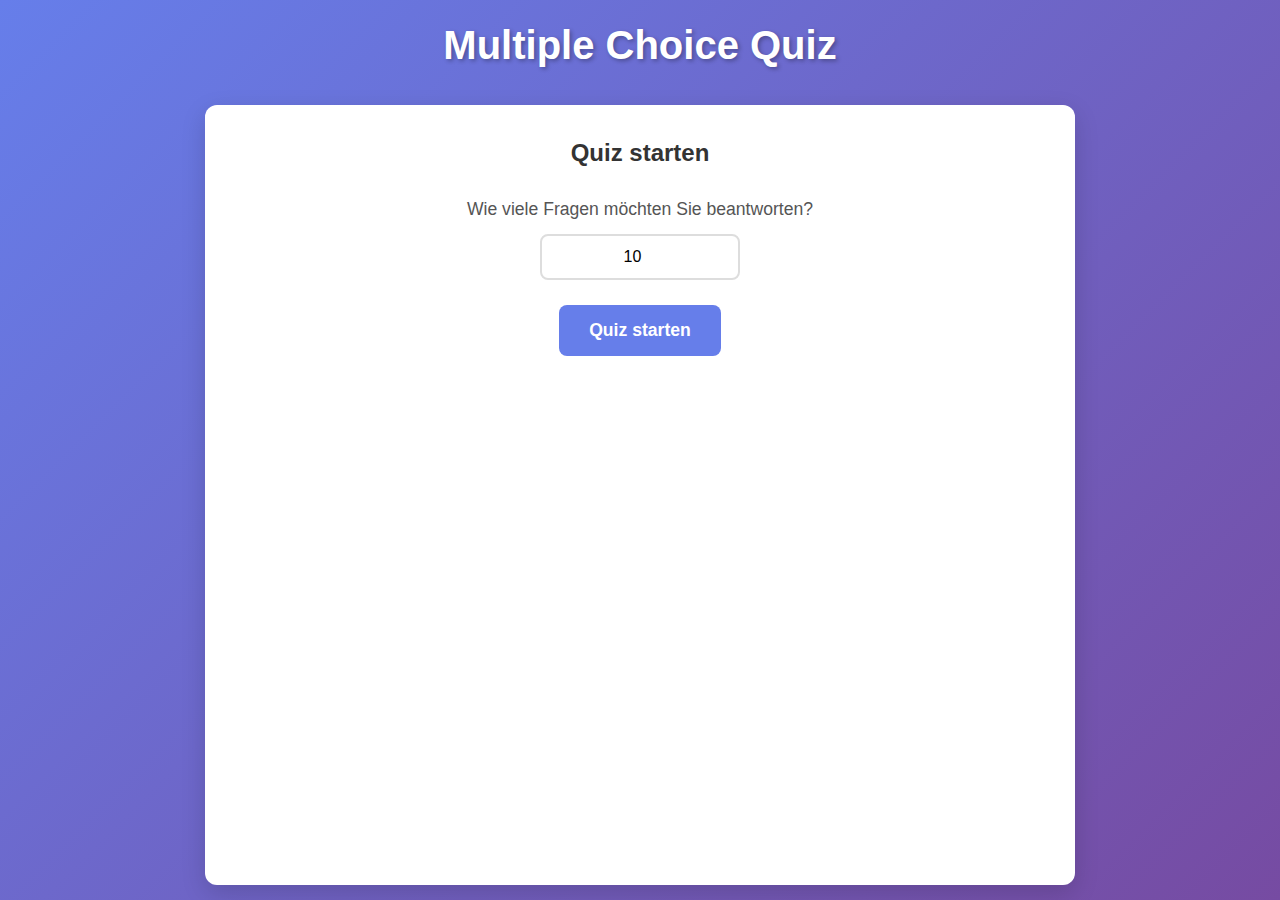
<file: index.html>
<!DOCTYPE html>
<html lang="de">
<head>
    <meta charset="UTF-8">
    <meta name="viewport" content="width=device-width, initial-scale=1.0">
    <title>Multiple Choice Quiz</title>
    <link rel="stylesheet" href="styles.css">
</head>
<body>
    <div class="container">
        <header>
            <h1>Multiple Choice Quiz</h1>
        </header>

        <!-- Start Screen -->
        <div id="start-screen" class="screen active">
            <h2>Quiz starten</h2>
            <div class="input-group">
                <label for="question-count">Wie viele Fragen möchten Sie beantworten?</label>
                <input type="number" id="question-count" min="1" max="108" value="10">
            </div>
            <button id="start-quiz-btn" class="btn primary">Quiz starten</button>
        </div>

        <!-- Quiz Screen -->
        <div id="quiz-screen" class="screen">
            <div class="quiz-header">
                <div class="progress-bar">
                    <div class="progress" id="progress"></div>
                </div>
                <div class="question-counter">
                    <span id="current-question">1</span> von <span id="total-questions">10</span>
                </div>
            </div>

            <div class="question-container">
                <h2 id="question-text"></h2>
                <div id="options-container"></div>
            </div>

            <div class="quiz-controls">
                <button id="submit-answer-btn" class="btn primary" disabled>Antwort abgeben</button>
            </div>

            <div id="answer-feedback" class="feedback hidden">
                <div class="feedback-content">
                    <div id="feedback-text"></div>
                    <button id="next-question-btn" class="btn secondary">Nächste Frage</button>
                </div>
            </div>
        </div>

        <!-- Results Screen -->
        <div id="results-screen" class="screen">
            <h2>Quiz Ergebnis</h2>
            <div class="results-summary">
                <div class="score-display">
                    <div class="score-circle" id="score-circle">
                        <span id="percentage">0%</span>
                    </div>
                    <div class="score-details">
                        <p><span id="correct-count">0</span> von <span id="total-count">0</span> Fragen richtig</p>
                        <p class="result-status" id="result-status"></p>
                    </div>
                </div>
            </div>

            <div id="wrong-answers-section" class="wrong-answers">
                <h3>Falsche Antworten:</h3>
                <div id="wrong-answers-list"></div>
            </div>

            <div class="results-controls">
                <button id="restart-quiz-btn" class="btn primary">Neues Quiz starten</button>
            </div>
        </div>
    </div>

    <!-- GitHub Pages optimiertes JavaScript mit eingebetteten Fragen -->
    <script src="script-complete.js"></script>
</body>
</html>
</file>
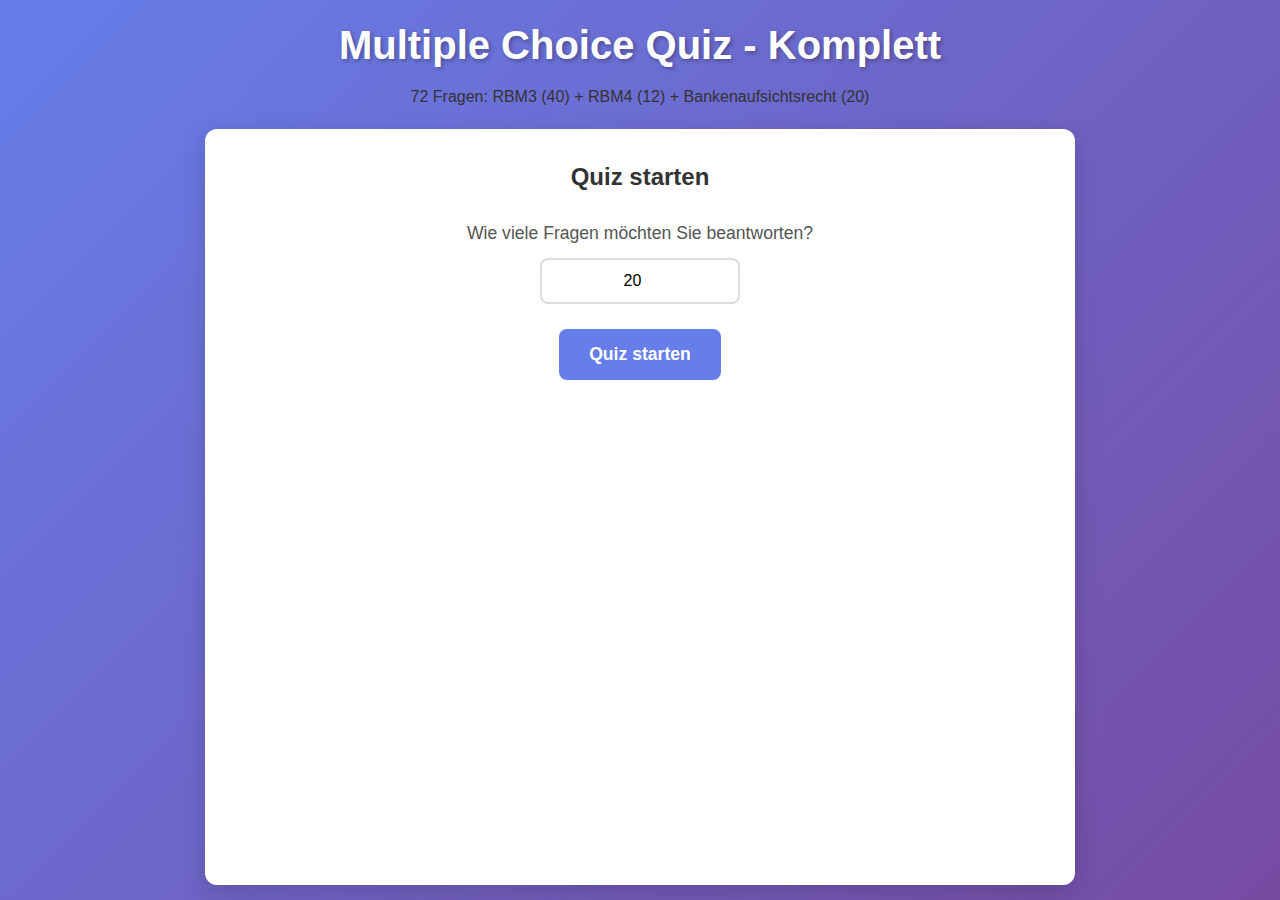
<file: index-alle-72.html>
<!DOCTYPE html>
<html lang="de">
<head>
    <meta charset="UTF-8">
    <meta name="viewport" content="width=device-width, initial-scale=1.0">
    <title>Quiz - Alle Fragen (72 gesamt)</title>
    <link rel="stylesheet" href="styles.css">
</head>
<body>
    <div class="container">
        <header>
            <h1>Multiple Choice Quiz - Komplett</h1>
            <p class="subtitle">72 Fragen: RBM3 (40) + RBM4 (12) + Bankenaufsichtsrecht (20)</p>
        </header>

        <!-- Start Screen -->
        <div id="start-screen" class="screen active">
            <h2>Quiz starten</h2>
            <div class="input-group">
                <label for="question-count">Wie viele Fragen möchten Sie beantworten?</label>
                <input type="number" id="question-count" min="1" max="72" value="20">
            </div>
            <button id="start-quiz-btn" class="btn primary">Quiz starten</button>
        </div>

        <!-- Quiz Screen -->
        <div id="quiz-screen" class="screen">
            <div class="quiz-header">
                <div class="progress-bar">
                    <div class="progress" id="progress"></div>
                </div>
                <div class="question-counter">
                    <span id="current-question">1</span> von <span id="total-questions">20</span>
                </div>
            </div>

            <div class="question-container">
                <h2 id="question-text"></h2>
                <div id="options-container"></div>
            </div>

            <div class="quiz-controls">
                <button id="submit-answer-btn" class="btn primary" disabled>Antwort abgeben</button>
            </div>

            <div id="answer-feedback" class="feedback hidden">
                <div class="feedback-content">
                    <div id="feedback-text"></div>
                    <button id="next-question-btn" class="btn secondary">Nächste Frage</button>
                </div>
            </div>
        </div>

        <!-- Results Screen -->
        <div id="results-screen" class="screen">
            <h2>Quiz Ergebnis</h2>
            <div class="results-summary">
                <div class="score-display">
                    <div class="score-circle" id="score-circle">
                        <span id="percentage">0%</span>
                    </div>
                    <div class="score-details">
                        <p><span id="correct-count">0</span> von <span id="total-count">0</span> Fragen richtig</p>
                        <p class="result-status" id="result-status"></p>
                    </div>
                </div>
            </div>

            <div id="wrong-answers-section" class="wrong-answers">
                <h3>Falsche Antworten:</h3>
                <div id="wrong-answers-list"></div>
            </div>

            <div class="results-controls">
                <button id="restart-quiz-btn" class="btn primary">Neues Quiz starten</button>
            </div>
        </div>
    </div>

    <!-- JavaScript mit allen 72 Fragen -->
    <script src="script-alle-72.js"></script>
</body>
</html>
</file>
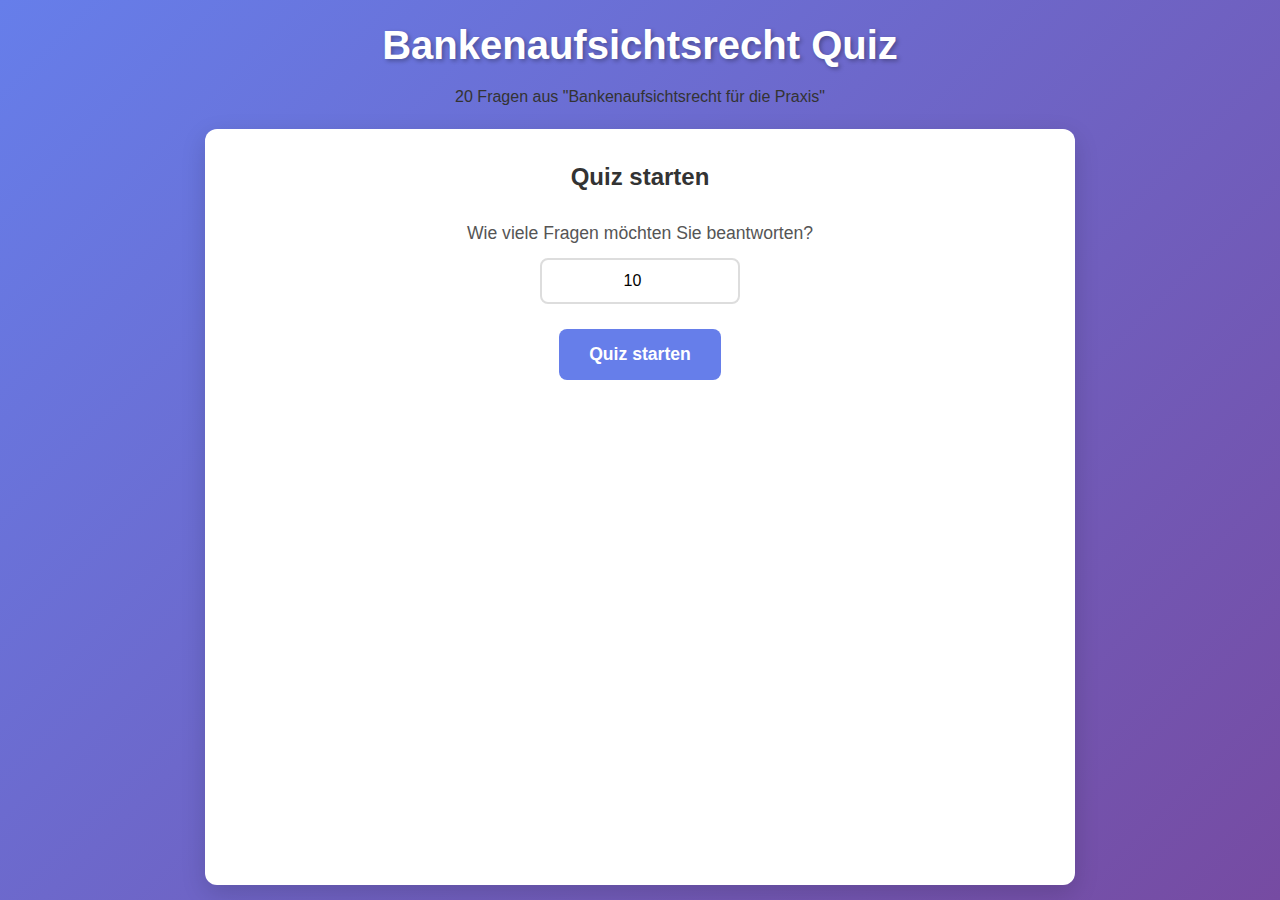
<file: index-neu-20.html>
<!DOCTYPE html>
<html lang="de">
<head>
    <meta charset="UTF-8">
    <meta name="viewport" content="width=device-width, initial-scale=1.0">
    <title>Quiz - Bankenaufsichtsrecht (20 neue Fragen)</title>
    <link rel="stylesheet" href="styles.css">
</head>
<body>
    <div class="container">
        <header>
            <h1>Bankenaufsichtsrecht Quiz</h1>
            <p class="subtitle">20 Fragen aus "Bankenaufsichtsrecht für die Praxis"</p>
        </header>

        <!-- Start Screen -->
        <div id="start-screen" class="screen active">
            <h2>Quiz starten</h2>
            <div class="input-group">
                <label for="question-count">Wie viele Fragen möchten Sie beantworten?</label>
                <input type="number" id="question-count" min="1" max="20" value="10">
            </div>
            <button id="start-quiz-btn" class="btn primary">Quiz starten</button>
        </div>

        <!-- Quiz Screen -->
        <div id="quiz-screen" class="screen">
            <div class="quiz-header">
                <div class="progress-bar">
                    <div class="progress" id="progress"></div>
                </div>
                <div class="question-counter">
                    <span id="current-question">1</span> von <span id="total-questions">10</span>
                </div>
            </div>

            <div class="question-container">
                <h2 id="question-text"></h2>
                <div id="options-container"></div>
            </div>

            <div class="quiz-controls">
                <button id="submit-answer-btn" class="btn primary" disabled>Antwort abgeben</button>
            </div>

            <div id="answer-feedback" class="feedback hidden">
                <div class="feedback-content">
                    <div id="feedback-text"></div>
                    <button id="next-question-btn" class="btn secondary">Nächste Frage</button>
                </div>
            </div>
        </div>

        <!-- Results Screen -->
        <div id="results-screen" class="screen">
            <h2>Quiz Ergebnis</h2>
            <div class="results-summary">
                <div class="score-display">
                    <div class="score-circle" id="score-circle">
                        <span id="percentage">0%</span>
                    </div>
                    <div class="score-details">
                        <p><span id="correct-count">0</span> von <span id="total-count">0</span> Fragen richtig</p>
                        <p class="result-status" id="result-status"></p>
                    </div>
                </div>
            </div>

            <div id="wrong-answers-section" class="wrong-answers">
                <h3>Falsche Antworten:</h3>
                <div id="wrong-answers-list"></div>
            </div>

            <div class="results-controls">
                <button id="restart-quiz-btn" class="btn primary">Neues Quiz starten</button>
            </div>
        </div>
    </div>

    <!-- JavaScript mit neuen 20 Fragen -->
    <script src="script-neu-20.js"></script>
</body>
</html>
</file>
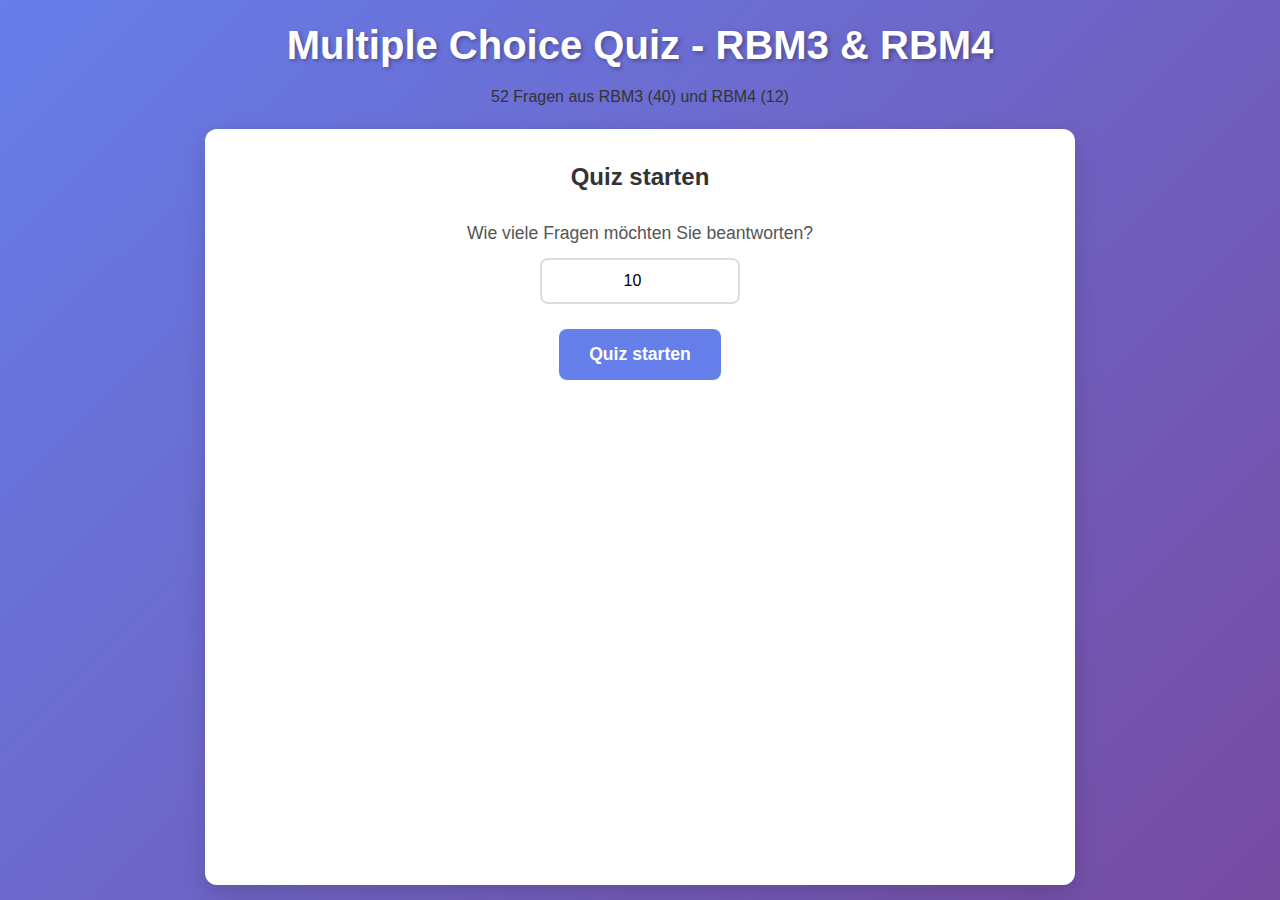
<file: index-rbm3-rbm4.html>
<!DOCTYPE html>
<html lang="de">
<head>
    <meta charset="UTF-8">
    <meta name="viewport" content="width=device-width, initial-scale=1.0">
    <title>Multiple Choice Quiz - RBM3 & RBM4</title>
    <link rel="stylesheet" href="styles.css">
</head>
<body>
    <div class="container">
        <header>
            <h1>Multiple Choice Quiz - RBM3 & RBM4</h1>
            <p class="subtitle">52 Fragen aus RBM3 (40) und RBM4 (12)</p>
        </header>

        <!-- Start Screen -->
        <div id="start-screen" class="screen active">
            <h2>Quiz starten</h2>
            <div class="input-group">
                <label for="question-count">Wie viele Fragen möchten Sie beantworten?</label>
                <input type="number" id="question-count" min="1" max="52" value="10">
            </div>
            <button id="start-quiz-btn" class="btn primary">Quiz starten</button>
        </div>

        <!-- Quiz Screen -->
        <div id="quiz-screen" class="screen">
            <div class="quiz-header">
                <div class="progress-bar">
                    <div class="progress" id="progress"></div>
                </div>
                <div class="question-counter">
                    <span id="current-question">1</span> von <span id="total-questions">10</span>
                </div>
            </div>

            <div class="question-container">
                <h2 id="question-text"></h2>
                <div id="options-container"></div>
            </div>

            <div class="quiz-controls">
                <button id="submit-answer-btn" class="btn primary" disabled>Antwort abgeben</button>
            </div>

            <div id="answer-feedback" class="feedback hidden">
                <div class="feedback-content">
                    <div id="feedback-text"></div>
                    <button id="next-question-btn" class="btn secondary">Nächste Frage</button>
                </div>
            </div>
        </div>

        <!-- Results Screen -->
        <div id="results-screen" class="screen">
            <h2>Quiz Ergebnis</h2>
            <div class="results-summary">
                <div class="score-display">
                    <div class="score-circle" id="score-circle">
                        <span id="percentage">0%</span>
                    </div>
                    <div class="score-details">
                        <p><span id="correct-count">0</span> von <span id="total-count">0</span> Fragen richtig</p>
                        <p class="result-status" id="result-status"></p>
                    </div>
                </div>
            </div>

            <div id="wrong-answers-section" class="wrong-answers">
                <h3>Falsche Antworten:</h3>
                <div id="wrong-answers-list"></div>
            </div>

            <div class="results-controls">
                <button id="restart-quiz-btn" class="btn primary">Neues Quiz starten</button>
            </div>
        </div>
    </div>

    <!-- JavaScript mit RBM3 & RBM4 Fragen -->
    <script src="script-rbm3-rbm4.js"></script>
</body>
</html>
</file>
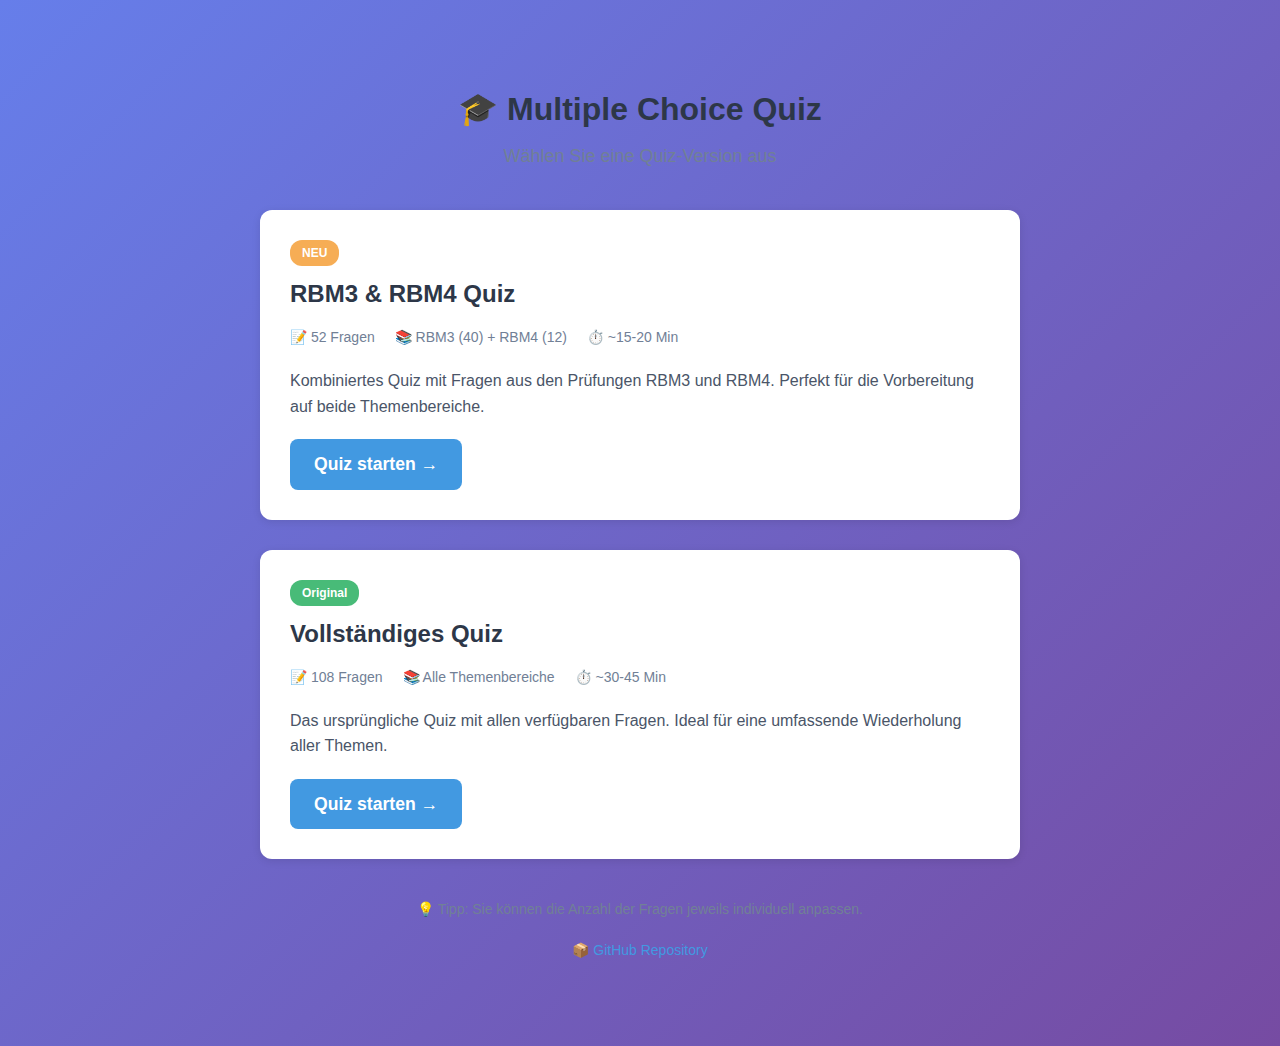
<file: overview.html>
<!DOCTYPE html>
<html lang="de">
<head>
    <meta charset="UTF-8">
    <meta name="viewport" content="width=device-width, initial-scale=1.0">
    <title>Multiple Choice Quiz - Übersicht</title>
    <link rel="stylesheet" href="styles.css">
    <style>
        .quiz-selection {
            max-width: 800px;
            margin: 50px auto;
            padding: 20px;
        }
        
        .quiz-card {
            background: white;
            border-radius: 12px;
            box-shadow: 0 2px 8px rgba(0,0,0,0.1);
            padding: 30px;
            margin-bottom: 30px;
            transition: transform 0.2s, box-shadow 0.2s;
        }
        
        .quiz-card:hover {
            transform: translateY(-4px);
            box-shadow: 0 4px 16px rgba(0,0,0,0.15);
        }
        
        .quiz-card h2 {
            color: #2d3748;
            margin-top: 0;
            margin-bottom: 15px;
        }
        
        .quiz-card .badge {
            display: inline-block;
            background: #48bb78;
            color: white;
            padding: 4px 12px;
            border-radius: 12px;
            font-size: 12px;
            font-weight: bold;
            margin-bottom: 10px;
        }
        
        .quiz-card .badge.new {
            background: #f6ad55;
        }
        
        .quiz-card p {
            color: #4a5568;
            line-height: 1.6;
            margin-bottom: 20px;
        }
        
        .quiz-card .stats {
            display: flex;
            gap: 20px;
            margin-bottom: 20px;
            font-size: 14px;
            color: #718096;
        }
        
        .quiz-card .stats span {
            display: flex;
            align-items: center;
            gap: 5px;
        }
        
        .quiz-card .btn {
            display: inline-block;
            background: #4299e1;
            color: white;
            padding: 12px 24px;
            border-radius: 8px;
            text-decoration: none;
            font-weight: 600;
            transition: background 0.2s;
        }
        
        .quiz-card .btn:hover {
            background: #3182ce;
        }
        
        .header-main {
            text-align: center;
            margin-bottom: 40px;
        }
        
        .header-main h1 {
            color: #2d3748;
            margin-bottom: 10px;
        }
        
        .header-main p {
            color: #718096;
            font-size: 18px;
        }
    </style>
</head>
<body>
    <div class="container">
        <div class="quiz-selection">
            <div class="header-main">
                <h1>🎓 Multiple Choice Quiz</h1>
                <p>Wählen Sie eine Quiz-Version aus</p>
            </div>
            
            <div class="quiz-card">
                <span class="badge new">NEU</span>
                <h2>RBM3 & RBM4 Quiz</h2>
                <div class="stats">
                    <span>📝 52 Fragen</span>
                    <span>📚 RBM3 (40) + RBM4 (12)</span>
                    <span>⏱️ ~15-20 Min</span>
                </div>
                <p>
                    Kombiniertes Quiz mit Fragen aus den Prüfungen RBM3 und RBM4. 
                    Perfekt für die Vorbereitung auf beide Themenbereiche.
                </p>
                <a href="index-rbm3-rbm4.html" class="btn">Quiz starten →</a>
            </div>
            
            <div class="quiz-card">
                <span class="badge">Original</span>
                <h2>Vollständiges Quiz</h2>
                <div class="stats">
                    <span>📝 108 Fragen</span>
                    <span>📚 Alle Themenbereiche</span>
                    <span>⏱️ ~30-45 Min</span>
                </div>
                <p>
                    Das ursprüngliche Quiz mit allen verfügbaren Fragen. 
                    Ideal für eine umfassende Wiederholung aller Themen.
                </p>
                <a href="index.html" class="btn">Quiz starten →</a>
            </div>
            
            <div style="text-align: center; margin-top: 40px; color: #718096; font-size: 14px;">
                <p>💡 Tipp: Sie können die Anzahl der Fragen jeweils individuell anpassen.</p>
                <p style="margin-top: 20px;">
                    <a href="https://github.com/electromo7/multiple-choice-quiz" 
                       style="color: #4299e1; text-decoration: none;">
                       📦 GitHub Repository
                    </a>
                </p>
            </div>
        </div>
    </div>
</body>
</html>
</file>
<file: styles.css>
* {
    margin: 0;
    padding: 0;
    box-sizing: border-box;
}

body {
    font-family: 'Segoe UI', Tahoma, Geneva, Verdana, sans-serif;
    background: linear-gradient(135deg, #667eea 0%, #764ba2 100%);
    min-height: 100vh;
    color: #333;
    font-size: 16px;
    line-height: 1.5;
}

.container {
    max-width: 900px;
    margin: 0 auto;
    padding: 15px;
    min-height: 100vh;
    display: flex;
    flex-direction: column;
}

header {
    text-align: center;
    margin-bottom: 20px;
}

header h1 {
    color: white;
    font-size: clamp(1.8rem, 4vw, 2.5rem);
    text-shadow: 2px 2px 4px rgba(0,0,0,0.3);
    margin-bottom: 10px;
}

.screen {
    background: white;
    border-radius: 12px;
    padding: clamp(20px, 4vw, 30px);
    box-shadow: 0 8px 25px rgba(0,0,0,0.15);
    display: none;
    flex: 1;
    max-width: 100%;
    overflow-x: hidden;
}

.screen.active {
    display: block;
}

/* Start Screen */
#start-screen {
    text-align: center;
}

.input-group {
    margin: 25px 0;
}

.input-group label {
    display: block;
    margin-bottom: 12px;
    font-size: clamp(1rem, 2.5vw, 1.1rem);
    color: #555;
    font-weight: 500;
}

.input-group input {
    padding: 12px 16px;
    font-size: 1rem;
    border: 2px solid #ddd;
    border-radius: 8px;
    width: min(200px, 80%);
    text-align: center;
}

.input-group input:focus {
    outline: none;
    border-color: #667eea;
}

/* Buttons */
.btn {
    padding: clamp(12px, 3vw, 15px) clamp(20px, 5vw, 30px);
    font-size: clamp(0.9rem, 2.5vw, 1.1rem);
    border: none;
    border-radius: 8px;
    cursor: pointer;
    transition: all 0.3s ease;
    font-weight: 600;
    min-height: 44px; /* Touch-friendly minimum */
}

.btn.primary {
    background: #667eea;
    color: white;
}

.btn.primary:hover:not(:disabled) {
    background: #5a67d8;
    transform: translateY(-1px);
}

.btn.secondary {
    background: #48bb78;
    color: white;
}

.btn.secondary:hover {
    background: #38a169;
    transform: translateY(-1px);
}

.btn:disabled {
    background: #ccc;
    cursor: not-allowed;
    transform: none;
}

/* Quiz Screen */
.quiz-header {
    margin-bottom: 25px;
}

.progress-bar {
    width: 100%;
    height: 8px;
    background: #e2e8f0;
    border-radius: 4px;
    margin-bottom: 15px;
    overflow: hidden;
}

.progress {
    height: 100%;
    background: linear-gradient(90deg, #48bb78, #38a169);
    width: 0%;
    transition: width 0.3s ease;
}

.question-counter {
    text-align: center;
    font-size: clamp(0.9rem, 2.5vw, 1rem);
    color: #666;
    font-weight: 500;
}

.question-container {
    margin-bottom: 25px;
}

#question-text {
    margin-bottom: 20px;
    line-height: 1.6;
    color: #2d3748;
    font-size: clamp(1rem, 3vw, 1.2rem);
    font-weight: 500;
    word-wrap: break-word;
    hyphens: auto;
}

.option {
    display: block;
    padding: clamp(12px, 3vw, 15px) clamp(15px, 4vw, 20px);
    margin: 8px 0;
    background: #f7fafc;
    border: 2px solid #e2e8f0;
    border-radius: 8px;
    cursor: pointer;
    transition: all 0.3s ease;
    position: relative;
    font-size: clamp(0.9rem, 2.5vw, 1rem);
    line-height: 1.4;
    word-wrap: break-word;
    min-height: 44px; /* Touch-friendly */
    display: flex;
    align-items: center;
}

.option:hover {
    background: #edf2f7;
    border-color: #cbd5e0;
}

.option input[type="checkbox"] {
    margin-right: 12px;
    transform: scale(1.1);
    flex-shrink: 0;
}

.option.selected {
    background: #ebf8ff;
    border-color: #667eea;
}

.option.disabled {
    cursor: not-allowed;
    opacity: 0.7;
}

.option.correct {
    background: #f0fff4;
    border-color: #48bb78;
    color: #2f855a;
}

.option.incorrect {
    background: #fed7d7;
    border-color: #e53e3e;
    color: #c53030;
}

.option.correct::after {
    content: '✓';
    position: absolute;
    right: 15px;
    color: #48bb78;
    font-weight: bold;
    font-size: 1.1rem;
}

.option.incorrect::after {
    content: '✗';
    position: absolute;
    right: 15px;
    color: #e53e3e;
    font-weight: bold;
    font-size: 1.1rem;
}

.quiz-controls {
    text-align: center;
    margin: 20px 0;
}

/* Feedback */
.feedback {
    margin-top: 20px;
    padding: clamp(15px, 4vw, 20px);
    border-radius: 8px;
    text-align: center;
}

.feedback.hidden {
    display: none;
}

.feedback.correct {
    background: #f0fff4;
    border: 2px solid #48bb78;
    color: #2f855a;
}

.feedback.incorrect {
    background: #fed7d7;
    border: 2px solid #e53e3e;
    color: #c53030;
}

.feedback-content h3 {
    margin-bottom: 10px;
    font-size: clamp(1.1rem, 3vw, 1.3rem);
}

.feedback-content p {
    font-size: clamp(0.9rem, 2.5vw, 1rem);
}

/* Results Screen */
.results-summary {
    text-align: center;
    margin-bottom: 30px;
}

.score-display {
    display: flex;
    align-items: center;
    justify-content: center;
    gap: clamp(20px, 5vw, 30px);
    margin-bottom: 20px;
    flex-wrap: wrap;
}

.score-circle {
    width: clamp(120px, 20vw, 150px);
    height: clamp(120px, 20vw, 150px);
    border-radius: 50%;
    display: flex;
    align-items: center;
    justify-content: center;
    font-size: clamp(1.5rem, 4vw, 2rem);
    font-weight: bold;
    color: white;
    position: relative;
    flex-shrink: 0;
}

.score-circle.passed {
    background: conic-gradient(#48bb78 var(--percentage), #e2e8f0 var(--percentage));
}

.score-circle.failed {
    background: conic-gradient(#e53e3e var(--percentage), #e2e8f0 var(--percentage));
}

.score-circle::before {
    content: '';
    position: absolute;
    width: calc(100% - 30px);
    height: calc(100% - 30px);
    background: white;
    border-radius: 50%;
    z-index: 1;
}

.score-circle span {
    z-index: 2;
    position: relative;
    color: #333;
}

.score-details {
    text-align: left;
    min-width: 200px;
}

.score-details p {
    margin: 8px 0;
    font-size: clamp(1rem, 2.5vw, 1.1rem);
}

.result-status {
    font-weight: bold;
    font-size: clamp(1.2rem, 3vw, 1.4rem) !important;
}

.result-status.passed {
    color: #48bb78;
}

.result-status.failed {
    color: #e53e3e;
}

.wrong-answers {
    margin: 25px 0;
}

.wrong-answers h3 {
    color: #c53030;
    margin-bottom: 15px;
    font-size: clamp(1.1rem, 3vw, 1.3rem);
}

.wrong-answer-item {
    background: #fed7d7;
    border: 1px solid #feb2b2;
    border-radius: 8px;
    padding: clamp(15px, 4vw, 20px);
    margin: 12px 0;
}

.wrong-answer-question {
    font-weight: bold;
    margin-bottom: 10px;
    color: #742a2a;
    font-size: clamp(0.9rem, 2.5vw, 1rem);
    line-height: 1.4;
    word-wrap: break-word;
}

.wrong-answer-details p {
    margin: 5px 0;
    font-size: clamp(0.85rem, 2.2vw, 0.95rem);
    line-height: 1.3;
}

.wrong-answer-details .your-answer {
    color: #c53030;
}

.wrong-answer-details .correct-answer {
    color: #2f855a;
}

.results-controls {
    text-align: center;
    margin-top: 25px;
}

/* Responsive Design */
@media (max-width: 768px) {
    .container {
        padding: 10px;
    }
    
    header {
        margin-bottom: 15px;
    }
    
    .screen {
        padding: 15px;
        border-radius: 8px;
    }
    
    .score-display {
        flex-direction: column;
        gap: 15px;
    }
    
    .score-details {
        text-align: center;
        min-width: auto;
    }
    
    .option {
        margin: 6px 0;
        padding: 10px 12px;
    }
    
    .quiz-header {
        margin-bottom: 20px;
    }
    
    .question-container {
        margin-bottom: 20px;
    }
    
    #question-text {
        margin-bottom: 15px;
    }
}

@media (max-width: 480px) {
    .container {
        padding: 8px;
    }
    
    .screen {
        padding: 12px;
    }
    
    .input-group input {
        width: 90%;
    }
    
    .btn {
        width: 100%;
        max-width: 300px;
    }
    
    .score-circle {
        width: 100px;
        height: 100px;
    }
    
    .option {
        padding: 8px 10px;
        margin: 4px 0;
    }
    
    .wrong-answer-item {
        padding: 12px;
        margin: 8px 0;
    }
}

/* Landscape phones */
@media (max-height: 500px) and (orientation: landscape) {
    header {
        margin-bottom: 10px;
    }
    
    header h1 {
        font-size: 1.5rem;
    }
    
    .screen {
        padding: 15px;
    }
    
    .quiz-header {
        margin-bottom: 15px;
    }
    
    .question-container {
        margin-bottom: 15px;
    }
}
</file>
